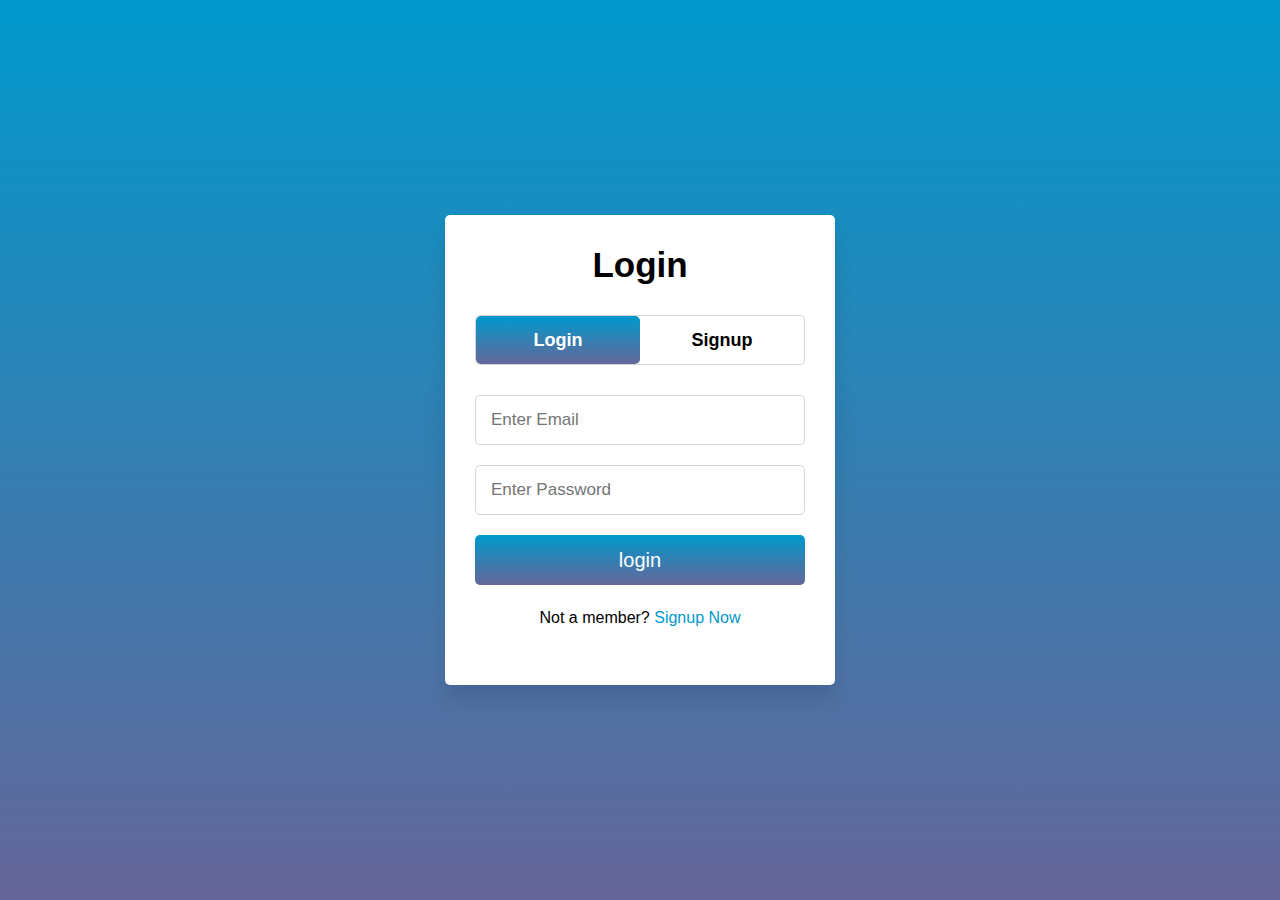
<file: index.html>
<!DOCTYPE html>
<html lang="en">
<head>
    <meta charset="UTF-8">
    <meta http-equiv="X-UA-Compatible" content="IE=edge">
    <meta name="viewport" content="width=device-width, initial-scale=1.0">    
    <link rel="stylesheet" href="style.css">
    <title>sign up and login</title>
</head>
<body>
    <div class="wrapper">
        <div class="title-text">
            <div class="title login">Login</div>
            <div class="title sign-up">Sign up</div>
        </div>
        <div class="form-container">
            <div class="slide-control">
                <input type="radio" name="slider" id="login"  checked>
                <input type="radio" name="slider" id="signup"  >
                <label for="login" class="slide login" >Login</label>
                <label for="signup" class="slide signup">Signup</label>
                <div class="slide-tab"></div>
            </div>
            <div class="form-inner">
                <form action="#" class="login">
                    <div class="feild">
                        <input type="text" name="email"  id="checkEmail" placeholder="Enter Email" required>
                    </div>
                    <div class="feild">
                        <input type="password" placeholder="Enter Password" id="checkPassword" name="password"  required>
                    </div>
                    <div class="feild">
                        <input type="button" onclick="login()" value="login">
                    </div>
                    <div class="signup-link">Not a member? <a href="#">Signup Now</a></div>
                </form>
                <form action="#" class="signup">
                    <div class="feild">
                        <input type="text" value="" name="email" id="email" placeholder="Enter Email" required>
                    </div>
                    <div class="feild">
                        <input type="password" placeholder="Enter Password" name="password" id="password" required>
                    </div>
                    <div class="feild">
                        <input type="password" placeholder="Confirm Password" name="password" id="confirmpassword" required>
                    </div>
                    <div class="feild">
                        <input type="button" value="Signup"  onclick="signup()">
                    </div>
                 
                </form>
            </div>
        </div>
    </div>



    <Script src="script.js"> </Script>
</body>
</html>
</file>
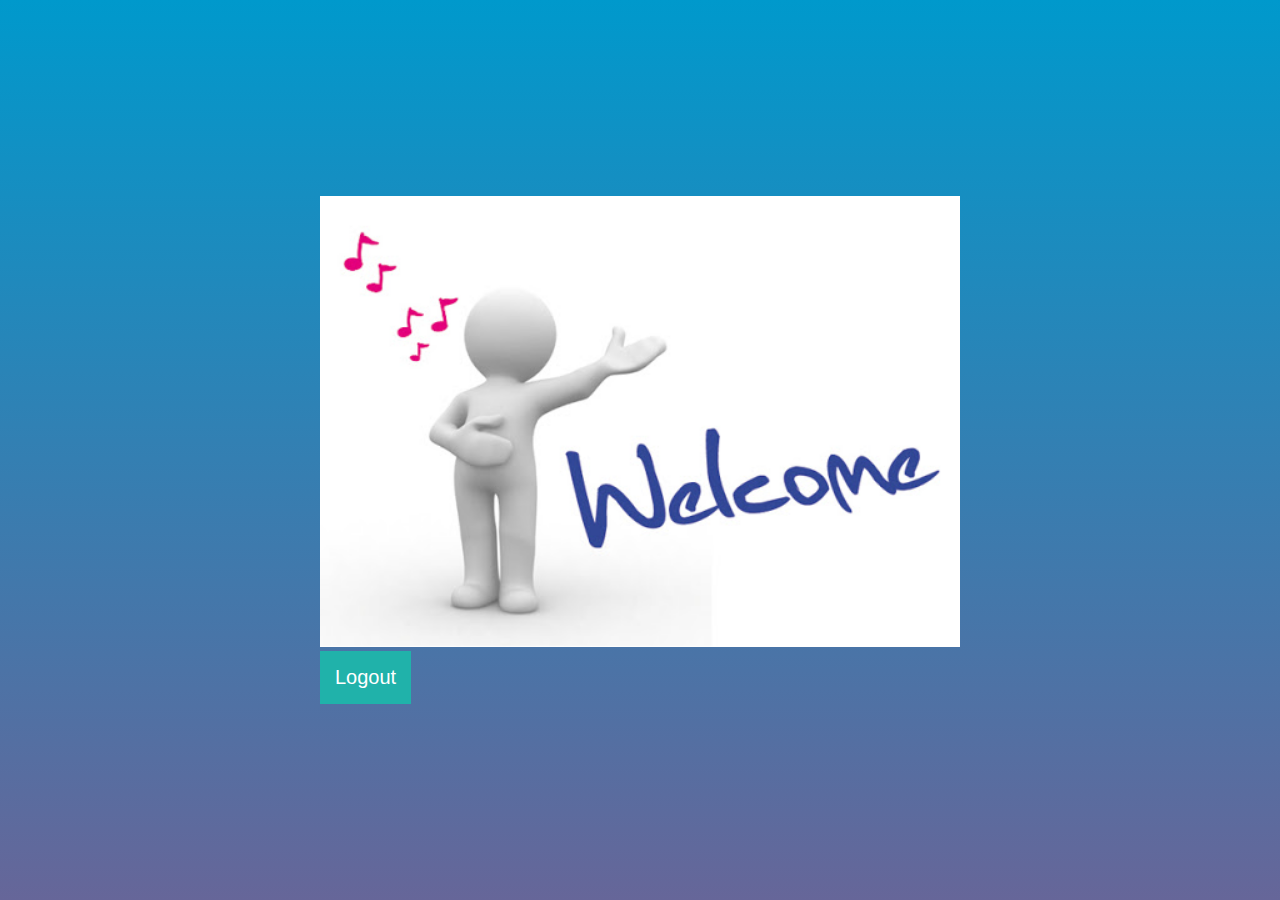
<file: home.html>
<!DOCTYPE html>
<html lang="en">
<head>
    <meta charset="UTF-8">
    <meta http-equiv="X-UA-Compatible" content="IE=edge">
    <meta name="viewport" content="width=device-width, initial-scale=1.0">
    <link rel="stylesheet" href="style.css">
    <title>Document</title>
</head>
<body>
    <div class="home">
        <img src="welcome.jpg" width="100%" height="100%" alt="">
        <button class="feild" onclick="logout()">Logout</button>
    </div>
    

    <script src="script.js"></script>
</body>
</html>
</file>
<file: style.css>
*{
    margin: 0%;
    padding: 0%;
    box-sizing: border-box;
    font-family: 'poppin',sans-serif;
}
html,body{
    display: grid;
    height: 100%;
    place-items: center;
    width: 100%;
    background: linear-gradient(to bottom, #0099cc 0%, #666699 100%);
}
.home{
    width: 50%;
}
.wrapper{
    max-width: 390px;
    background-color: #fff;
    padding: 30px;
    border-radius: 5px;
    box-shadow: 0px 15px 20px rgba(0, 0,0, 0.1);
    overflow: hidden;
}
.wrapper .title-text {

    display: flex;
    width: 200%;
    

}
.title {
    width: 50%;
    font-size: 35px;
    font-weight: 600;
    text-align: center;
    transition: all 0.6s cubic-bezier(0.68,-0.55,0.265,1.55);

}
.form-container {
    width: 100%;
    overflow: hidden;
}
.form-container .slide-control{
    display: flex;
    height: 50px;
    overflow: hidden;
    position: relative;
    width: 100%;
    margin: 30px 0 10px 0;
    justify-content: space-between;
    border: 1px solid lightgrey;
    border-radius: 5px;
}
.slide-control .slide {
    height: 100%;
    width: 100%;
    z-index: 1;
    color: #fff;
    font-size: 18px;
    font-weight: 600;
    text-align: center;
    line-height: 48px;
    cursor: pointer;
    transition: all 0.6s ease;
}


.slide-control .signup{
    color: #000;
}
.slide-control .slide-tab{
    position: absolute;
    width: 50%;
    height: 100%;
    left: 0;
    z-index: 0;
    background: linear-gradient(to bottom, #0099cc 0%, #666699 100%);
    border-radius: 5px;
    transition: all 0.6s cubic-bezier(0.68,-0.55,0.265,1.55);


}
input[type="radio"]{
    display: none;
}
#signup:checked ~ .slide-tab {
    left: 50%;
}
#signup:checked ~ .signup {
    color: #fff;
}
#signup:checked ~ .login {
    color: #000;
}
.form-container .form-inner {
    display: flex;
    width: 200%;
}
.form-container .form-inner form{
    width: 50%;
    transition: all 0.6s cubic-bezier(0.68,-0.55,0.265,1.55);

}
.form-inner form .feild{
    height: 50px;
    width: 100%;
    margin-top: 20px;
}
.form-inner form .feild input {
    height: 100%;
    width: 100%;
    outline: none;
    padding-left: 15px;
    font-size: 17px;
    border-radius: 5px;
    border: 1px solid lightgrey;
    transition: all 0.4s ease;
}
.form-inner form .feild input:focus{
    border-color: #666699;

}
.form-inner form .signup-link{
    text-align: center;
    margin-top: 1.5rem;
}
.form-inner form .signup-link a {
    color: #0099cc;
    text-decoration: none;
}
.form-inner form .signup-link a:hover{
    text-decoration: underline;
}
form .feild input[type="button"]{
    color: #fff;
    background: linear-gradient(to bottom, #0099cc 0%, #666699 100%);
    font-size: 20px;
    font-weight: 500px;
    padding-left: 0px;
    border: none;
}
.home .feild {
    color: #fff;
    background: lightseagreen;
    font-size: 20px;
    font-weight: 500px;
    padding-left: 0px;
    border: none;
    padding: 15px;
    cursor: pointer;
}
</file>
